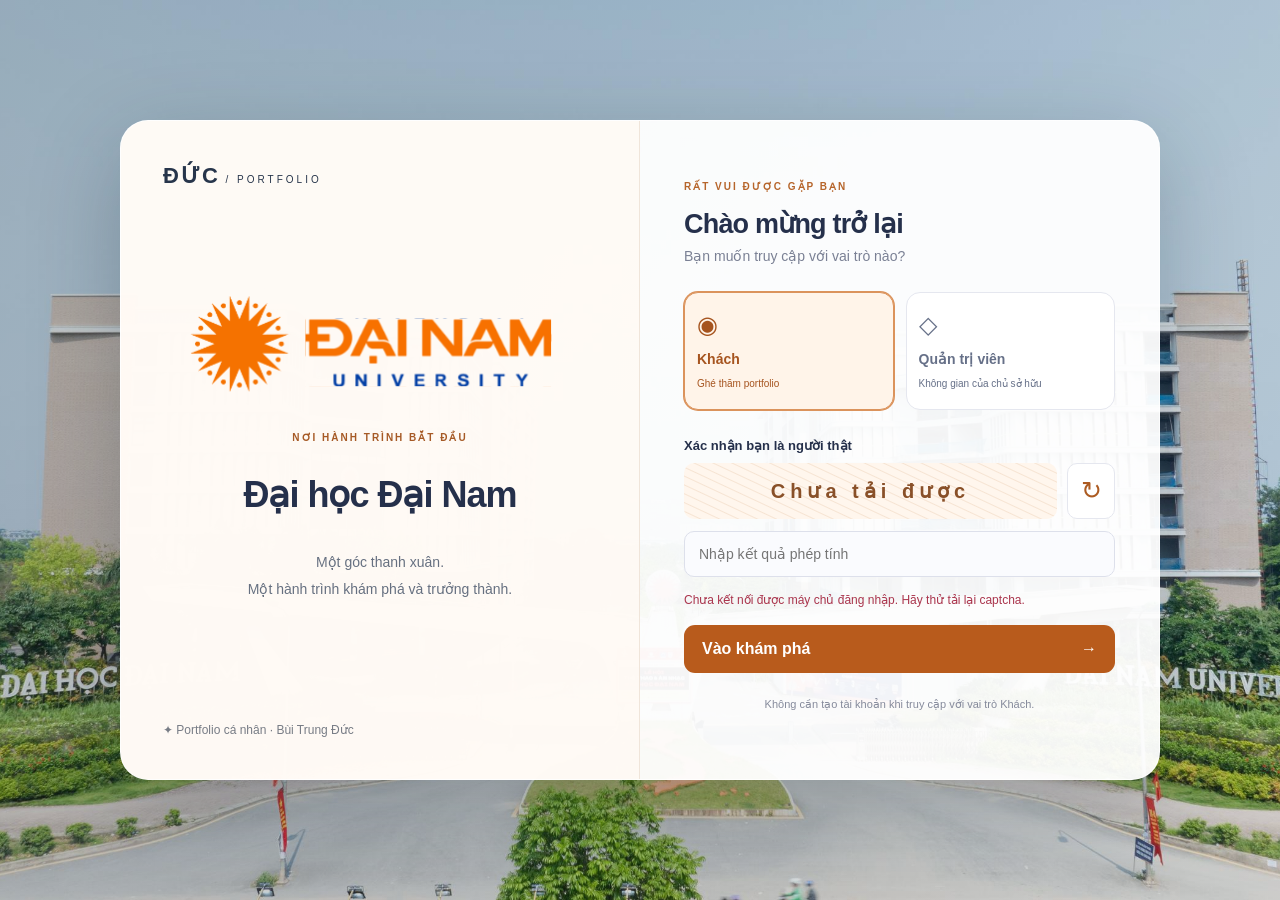
<file: hello.html>
<!DOCTYPE html>
<html lang="vi">
<head>
    <link rel="stylesheet" href="css/auth.css">
    <script src="js/auth.js" defer></script>
    <meta charset="UTF-8">
    <meta name="viewport" content="width=device-width, initial-scale=1.0">
    <meta name="description" content="Sở thích và Thành tựu - Bùi Trung Đức">
    <meta name="author" content="Đức">
    
    <link rel="icon" href="assets/images.jfif" type="image/x-icon" onerror="this.href='data:image/svg+xml,<svg xmlns=%22http://www.w3.org/2000/svg%22 viewBox=%220 0 100 100%22><text y=%22.9em%22 font-size=%2290%22>🎮</text></svg>'">
    
    <title>Sở thích & Thành tựu | Bùi Trung Đức</title>

    <style>
        :root {
            --primary-color: #667eea;
            --secondary-color: #764ba2;
            --bg-glass: rgba(255, 255, 255, 0.85);
            --text-main: #2c3e50;
            --text-muted: #555;
            --shadow: 0 10px 30px rgba(0, 0, 0, 0.15);
            --glass-border: 1px solid rgba(255, 255, 255, 0.5);
        }

        [data-theme="dark"] {
            --bg-glass: rgba(30, 30, 40, 0.85);
            --text-main: #ecf0f1;
            --text-muted: #bdc3c7;
            --shadow: 0 10px 30px rgba(0, 0, 0, 0.5);
            --glass-border: 1px solid rgba(255, 255, 255, 0.1);
        }

        * {
            box-sizing: border-box;
            margin: 0;
            padding: 0;
            cursor: none; /* Ẩn con trỏ mặc định */
        }

        /* --- CUSTOM CURSOR --- */
        .cursor-dot, .cursor-outline {
            position: fixed;
            top: 0; left: 0;
            transform: translate(-50%, -50%);
            border-radius: 50%;
            z-index: 9999;
            pointer-events: none;
        }
        .cursor-dot { width: 8px; height: 8px; background-color: var(--primary-color); }
        .cursor-outline {
            width: 40px; height: 40px;
            border: 2px solid var(--primary-color);
            transition: width 0.2s, height 0.2s, background-color 0.2s;
        }
        body.hovering .cursor-outline {
            width: 60px; height: 60px;
            background-color: rgba(102, 126, 234, 0.1);
            border-color: transparent;
        }

        /* --- BACKGROUND --- */
        body {
            background: linear-gradient(-45deg, #667eea, #764ba2, #f093fb, #f5576c);
            background-size: 400% 400%;
            animation: gradientBG 15s ease infinite;
            font-family: 'Segoe UI', Tahoma, Geneva, Verdana, sans-serif;
            min-height: 100vh;
            color: var(--text-main);
            overflow-x: hidden;
        }

        @keyframes gradientBG {
            0% { background-position: 0% 50%; }
            50% { background-position: 100% 50%; }
            100% { background-position: 0% 50%; }
        }

        /* --- SNOWFLAKE EFFECT --- */
        .snowflake {
            position: fixed;
            pointer-events: none;
            z-index: 9998;
            opacity: 0;
            animation: snowfall linear forwards;
            user-select: none;
        }

        @keyframes snowfall {
            0% {
                opacity: 1;
                transform: translateY(0) rotate(0deg) scale(1);
            }
            100% {
                opacity: 0;
                transform: translateY(150px) rotate(360deg) scale(0.5);
            }
        }

        /* --- NAVBAR --- */
        nav {
            position: fixed;
            top: 0; left: 0; right: 0;
            background-color: rgba(255, 255, 255, 0.1);
            backdrop-filter: blur(10px);
            -webkit-backdrop-filter: blur(10px);
            border-bottom: var(--glass-border);
            z-index: 1000;
            padding: 15px 0;
            transition: transform 0.3s ease-in-out;
        }
        nav.nav-hidden { transform: translateY(-100%); }

        nav .nav-container {
            max-width: 1200px;
            margin: 0 auto;
            padding: 0 20px;
            display: flex;
            justify-content: space-between;
            align-items: center;
        }

        nav .logo {
            font-size: 20px;
            font-weight: bold;
            color: #fff;
            text-shadow: 0 2px 4px rgba(0,0,0,0.2);
            text-decoration: none;
        }

        nav .nav-links {
            display: flex;
            gap: 20px;
            align-items: center;
        }

        nav .nav-links a {
            text-decoration: none;
            color: #fff;
            font-weight: 500;
            padding: 8px 16px;
            border-radius: 8px;
            transition: all 0.3s ease;
            position: relative;
        }

        nav .nav-links a::after {
            content: '';
            position: absolute;
            bottom: 0; left: 0;
            width: 0; height: 2px;
            background-color: white;
            transition: width 0.3s ease;
        }

        nav .nav-links a:hover::after,
        nav .nav-links a.active::after { width: 100%; }

        .theme-toggle {
            background: none; border: none;
            color: white; font-size: 1.2rem;
            cursor: pointer; padding: 5px;
            transition: transform 0.3s;
        }
        .theme-toggle:hover { transform: rotate(180deg); }

        /* --- MAIN CONTENT --- */
        main {
            max-width: 1200px;
            margin: 0 auto;
            padding: 120px 20px 40px;
        }

        .page-title {
            text-align: center;
            color: white;
            margin-bottom: 50px;
            opacity: 0;
            transform: translateY(-20px);
            animation: fadeInDown 0.8s ease forwards;
        }

        @keyframes fadeInDown {
            to { opacity: 1; transform: translateY(0); }
        }

        .page-title h1 {
            font-size: 36px;
            margin-bottom: 10px;
            text-shadow: 2px 2px 4px rgba(0,0,0,0.3);
        }

        .page-title p { font-size: 18px; opacity: 0.9; }

        /* --- GRID & CARDS --- */
        .content-grid {
            display: grid;
            grid-template-columns: repeat(auto-fit, minmax(350px, 1fr));
            gap: 30px;
            margin-bottom: 40px;
        }

        .card {
            background: var(--bg-glass);
            backdrop-filter: blur(15px);
            -webkit-backdrop-filter: blur(15px);
            border: var(--glass-border);
            border-radius: 20px;
            padding: 30px;
            box-shadow: var(--shadow);
            transition: transform 0.1s ease, box-shadow 0.3s ease, opacity 0.6s ease, transform 0.6s ease;
            
            /* Scroll Animation Initial State */
            opacity: 0;
            transform: translateY(40px);
        }

        .card.visible {
            opacity: 1;
            transform: translateY(0);
        }

        .card-icon {
            font-size: 50px;
            margin-bottom: 20px;
            text-align: center;
        }

        .card h2 {
            color: var(--primary-color);
            margin-bottom: 20px;
            font-size: 24px;
            text-align: center;
        }

        .card h3 {
            color: var(--text-main);
            margin: 20px 0 10px;
            font-size: 18px;
        }

        .card p, .card li {
            color: var(--text-muted);
            line-height: 1.6;
            margin-bottom: 10px;
        }

        .card ul { list-style-position: inside; margin-left: 10px; }
        .card li { padding: 5px 0; border-bottom: 1px solid rgba(0,0,0,0.05); }
        .card li:last-child { border-bottom: none; }

        /* Card Specifics */
        .music-card { border-top: 5px solid #e74c3c; }
        .music-card .card-icon { color: #e74c3c; }

        .gaming-card { border-top: 5px solid #9b59b6; }
        .gaming-card .card-icon { color: #9b59b6; }

        .achievements-card {
            border-top: 5px solid #f39c12;
            grid-column: 1 / -1;
        }
        .achievements-card .card-icon { color: #f39c12; }

        /* Achievement Items */
        .achievement-item {
            background: linear-gradient(135deg, rgba(243, 156, 18, 0.1) 0%, rgba(231, 76, 60, 0.1) 100%);
            border: 1px solid rgba(243, 156, 18, 0.3);
            color: var(--text-main);
            padding: 20px;
            border-radius: 12px;
            margin-bottom: 15px;
            display: flex;
            align-items: center;
            gap: 20px;
            transition: transform 0.3s ease, box-shadow 0.3s ease;
        }

        .achievement-item:hover {
            transform: translateX(10px);
            box-shadow: 0 5px 15px rgba(243, 156, 18, 0.2);
        }

        .achievement-icon { font-size: 40px; }
        .achievement-medal {
            flex: 0 0 180px;
            width: 180px;
            max-width: 100%;
            padding: 12px;
            border-radius: 12px;
            background: rgba(243, 156, 18, 0.08);
        }
        .achievement-medal img {
            display: block;
            width: 100%;
            height: 260px;
            object-fit: contain;
            filter: drop-shadow(0 6px 8px rgba(100, 55, 25, 0.2));
        }
        .achievement-content h4 { font-size: 18px; margin-bottom: 5px; color: var(--text-main); }
        .achievement-content p { color: var(--text-muted); font-size: 14px; margin-bottom: 5px; }
        
        .achievement-content ul {
            margin-left: 20px;
            margin-top: 5px;
        }
        .achievement-content ul li {
            font-size: 14px;
            color: var(--text-muted);
            border-bottom: none;
            padding: 2px 0;
        }

        .achievement-date {
            background: var(--primary-color);
            color: white;
            padding: 5px 10px;
            border-radius: 5px;
            font-size: 12px;
            margin-top: 5px;
            display: inline-block;
            font-weight: bold;
        }

        /* Stats */
        .stats-container {
            display: grid;
            grid-template-columns: repeat(auto-fit, minmax(150px, 1fr));
            gap: 20px;
            margin-top: 20px;
        }

        .stat-item {
            background: rgba(102, 126, 234, 0.1);
            padding: 20px;
            border-radius: 10px;
            text-align: center;
            border: 1px solid rgba(102, 126, 234, 0.2);
        }

        .stat-number {
            font-size: 36px;
            font-weight: bold;
            color: var(--primary-color);
            display: block;
        }

        .stat-label {
            color: var(--text-muted);
            font-size: 14px;
            margin-top: 5px;
        }

        /* Footer */
        footer {
            text-align: center;
            color: white;
            padding: 20px;
            margin-top: 40px;
            opacity: 0.8;
            font-size: 14px;
        }

        /* Responsive */
        @media (max-width: 768px) {
            nav { position: relative; transform: none !important; }
            main { padding-top: 24px; }
            nav .nav-links { flex-wrap: wrap; justify-content: center; gap: 6px; }
            nav .nav-links a { padding: 8px 10px; }
            nav .nav-container { flex-direction: column; gap: 10px; }
            .page-title h1 { font-size: 28px; }
            .content-grid { grid-template-columns: 1fr; }
            .achievements-card { grid-column: 1; }
            .achievement-item { flex-direction: column; text-align: center; }
            .achievement-medal { flex-basis: auto; }
            
            .cursor-dot, .cursor-outline { display: none; }
            * { cursor: auto; }
        }
    </style>
    <link rel="stylesheet" href="css/chat.css">
    <script src="js/chat.js" defer></script>
</head>
<body data-theme="light">

    <!-- Custom Cursor -->
    <div class="cursor-dot"></div>
    <div class="cursor-outline"></div>

    <!-- Thanh điều hướng -->
    <nav id="navbar">
        <div class="nav-container">
            <a href="index.html" class="logo hover-target">🏠 Trang chủ</a>
            <div class="nav-links">
                <a href="index.html" class="hover-target">Trang cá nhân</a>
                <a href="hello.html" class="active hover-target">Sở thích & Thành tựu</a>
                <a href="schedule.html" class="hover-target">Thời Khóa Biểu</a>
                <a href="contact.html" class="hover-target">Liên hệ</a>
                <button class="theme-toggle hover-target" id="theme-btn">🌙</button>
            </div>
        </div>
    </nav>

    <main>
        <div class="page-title">
            <h1>🎮 Sở thích & Thành tựu 🎵</h1>
            <p>Khám phá đam mê và những cột mốc đáng nhớ của mình</p>
        </div>

        <div class="content-grid">
            <!-- Music Section -->
            <div class="card music-card hover-target">
                <div class="card-icon">🎵</div>
                <h2>Đam mê Âm nhạc</h2>
                <p>Âm nhạc là một phần không thể thiếu. Mình luôn tìm kiếm những giai điệu mới để cân bằng cuộc sống và code.</p>
                
                <h3>🎧 Thể loại yêu thích:</h3>
                <ul>
                    <li><strong>Pop & Ballad:</strong> Nhạc trẻ Việt Nam và quốc tế</li>
                    <li><strong>Lo-fi Hip Hop:</strong> Nhạc chill khi học tập và code</li>
                    <li><strong>EDM & Rap:</strong> Những bản beat sôi động, chất lượng</li>
                </ul>

                <div class="stats-container">
                    <div class="stat-item">
                        <!-- data-target dùng cho JS đếm số -->
                        <span class="stat-number" data-target="500">0</span>
                        <div class="stat-label">Bài hát trong playlist</div>
                    </div>
                    <div class="stat-item">
                        <span class="stat-number" data-target="50">0</span>
                        <div class="stat-label">Nghệ sĩ theo dõi</div>
                    </div>
                </div>
            </div>

            <!-- Gaming Section -->
            <div class="card gaming-card hover-target">
                <div class="card-icon">🎮</div>
                <h2>Đam mê Gaming</h2>
                <p>Chơi game giúp mình rèn luyện tư duy chiến thuật, phản xạ và kỹ năng làm việc nhóm dưới áp lực.</p>
                
                <h3>🏆 Game yêu thích:</h3>
                <ul>
                    <li><strong>MOBA:</strong> Liên Minh Huyền Thoại, Dota 2</li>
                    <li><strong>FPS:</strong> Valorant, CS:GO</li>
                    <li><strong>RPG:</strong> Genshin Impact, Elden Ring</li>
                </ul>

                <div class="stats-container">
                    <div class="stat-item">
                        <span class="stat-number" data-target="1000">0</span>
                        <div class="stat-label">Giờ chơi game</div>
                    </div>
                    <div class="stat-item">
                        <span class="stat-number" data-target="50">0</span>
                        <div class="stat-label">Trận thắng rank cao</div>
                    </div>
                </div>
            </div>

            <!-- Achievements Section -->
            <div class="card achievements-card hover-target">
                <div class="card-icon">🏅</div>
                <h2>Thành tựu Nổi bật</h2>
                <p style="text-align: center; margin-bottom: 30px;">Những cột mốc đáng nhớ trong hành trình của mình</p>

                <div class="achievement-item">
                    <figure class="achievement-medal">
                        <img src="assets/images/huy-chuong-dong-dai-nam.png"
                             alt="Huy chương đồng giải ba Trại kỹ năng mềm Đại học Đại Nam với dây đeo đỏ, trắng, xanh"
                             width="864" height="1824" loading="lazy">
                    </figure>
                    <div class="achievement-content">
                        <h4>🥉 Giải Ba Trại kỹ năng mềm Đại học Đại Nam</h4>
                        <p>Đạt được giải Ba trong cuộc thi Trại kỹ năng mềm tại Đại học Đại Nam.</p>
                    </div>
                </div>
                
                <div class="achievement-item">
                    <div class="achievement-icon">🎓</div>
                    <div class="achievement-content">
                        <h4>Đậu vào ngành Công nghệ Thông tin</h4>
                        <p>Chính thức trở thành sinh viên năm nhất FIT - Bước khởi đầu cho sự nghiệp lập trình.</p>
                        <span class="achievement-date">2026</span>
                    </div>
                </div>

                <div class="achievement-item">
                    <div class="achievement-icon">💻</div>
                    <div class="achievement-content">
                        <h4>Hoàn thành website đầu tiên</h4>
                        <p>Tự tay xây dựng trang web cá nhân với HTML, CSS, JS nâng cao - Sản phẩm đầu tay môn FIT4014.</p>
                        <span class="achievement-date">2026</span>
                    </div>
                </div>

                <div class="achievement-item">
                    <div class="achievement-icon">🎮</div>
                    <div class="achievement-content">
                        <h4>Đạt rank cao trong game</h4>
                        <ul>
                            <li>Leo rank thành công lên Kim Cương trong Liên Minh Huyền Thoại.</li>
                            <li>Chứng minh kỹ năng và sự kiên trì.</li>
                        </ul>
                        <span class="achievement-date">2025-2026</span>
                    </div>
                </div>

                <div class="achievement-item">
                    <div class="achievement-icon">📚</div>
                    <div class="achievement-content">
                        <h4>Tự học lập trình</h4>
                        <p>Tự nghiên cứu và học các ngôn ngữ lập trình cơ bản, tư duy thuật toán trước khi vào đại học.</p>
                        <span class="achievement-date">2025-2026</span>
                    </div>
                </div>
            </div>
        </div>
    </main>

    <footer>
        <p>&copy; 2026 Bùi Trung Đức - FIT4014 | Được tạo với ❤️ và đam mê</p>
    </footer>

    <script>
        document.addEventListener('DOMContentLoaded', () => {
            
            // --- 1. CUSTOM CURSOR ---
            const cursorDot = document.querySelector('.cursor-dot');
            const cursorOutline = document.querySelector('.cursor-outline');
            const hoverTargets = document.querySelectorAll('.hover-target');

            window.addEventListener('mousemove', (e) => {
                const posX = e.clientX;
                const posY = e.clientY;

                cursorDot.style.left = `${posX}px`;
                cursorDot.style.top = `${posY}px`;

                cursorOutline.animate({
                    left: `${posX}px`,
                    top: `${posY}px`
                }, { duration: 500, fill: "forwards" });
            });

            hoverTargets.forEach(el => {
                el.addEventListener('mouseenter', () => document.body.classList.add('hovering'));
                el.addEventListener('mouseleave', () => document.body.classList.remove('hovering'));
            });


            // --- 2. SNOWFLAKE EFFECT ON HOVER LINKS ---
            const snowflakes = ['❄', '❅', '❆', '✦', '✧', '⭐', '✨'];
            let snowflakeInterval;

            function createSnowflake(x, y) {
                const snowflake = document.createElement('div');
                snowflake.className = 'snowflake';
                snowflake.textContent = snowflakes[Math.floor(Math.random() * snowflakes.length)];
                
                // Random size between 10px and 20px
                const size = Math.random() * 10 + 10;
                snowflake.style.fontSize = `${size}px`;
                
                // Set initial position
                snowflake.style.left = `${x}px`;
                snowflake.style.top = `${y}px`;
                
                // Random horizontal drift
                const drift = (Math.random() - 0.5) * 100;
                snowflake.style.setProperty('--drift', `${drift}px`);
                
                // Random animation duration between 1s and 2s
                const duration = Math.random() * 1 + 1;
                snowflake.style.animationDuration = `${duration}s`;
                
                // Random color (white or light blue)
                const colors = ['#ffffff', '#e0f7ff', '#b3e5fc', '#81d4fa'];
                snowflake.style.color = colors[Math.floor(Math.random() * colors.length)];
                
                document.body.appendChild(snowflake);
                
                // Remove after animation completes
                setTimeout(() => {
                    if (snowflake.parentNode) {
                        snowflake.remove();
                    }
                }, duration * 1000);
            }

            function startSnowfall(element) {
                const rect = element.getBoundingClientRect();
                
                // Create snowflakes at intervals
                snowflakeInterval = setInterval(() => {
                    const x = rect.left + Math.random() * rect.width;
                    const y = rect.top + Math.random() * 10;
                    createSnowflake(x, y);
                }, 100); // Create a new snowflake every 100ms
            }

            function stopSnowfall() {
                if (snowflakeInterval) {
                    clearInterval(snowflakeInterval);
                    snowflakeInterval = null;
                }
            }

            // Add snowfall effect to all <a> tags
            const allLinks = document.querySelectorAll('a');
            allLinks.forEach(link => {
                link.addEventListener('mouseenter', (e) => {
                    startSnowfall(link);
                });
                
                link.addEventListener('mouseleave', () => {
                    stopSnowfall();
                });
            });


            // --- 3. SMART NAVBAR ---
            let lastScrollTop = 0;
            const navbar = document.getElementById('navbar');

            window.addEventListener('scroll', () => {
                let scrollTop = window.pageYOffset || document.documentElement.scrollTop;
                if (scrollTop > lastScrollTop && scrollTop > 100) {
                    navbar.classList.add('nav-hidden');
                } else {
                    navbar.classList.remove('nav-hidden');
                }
                lastScrollTop = scrollTop;
            });


            // --- 4. DARK MODE TOGGLE ---
            const themeBtn = document.getElementById('theme-btn');
            const body = document.body;
            
            const currentTheme = localStorage.getItem('theme');
            if (currentTheme) {
                body.setAttribute('data-theme', currentTheme);
                themeBtn.textContent = currentTheme === 'dark' ? '☀️' : '🌙';
            }

            themeBtn.addEventListener('click', () => {
                const isDark = body.getAttribute('data-theme') === 'dark';
                const newTheme = isDark ? 'light' : 'dark';
                body.setAttribute('data-theme', newTheme);
                themeBtn.textContent = isDark ? '🌙' : '☀️';
                localStorage.setItem('theme', newTheme);
            });


            // --- 5. SCROLL ANIMATION (INTERSECTION OBSERVER) ---
            const observerOptions = {
                threshold: 0.1,
                rootMargin: "0px 0px -50px 0px"
            };

            const observer = new IntersectionObserver((entries) => {
                entries.forEach(entry => {
                    if (entry.isIntersecting) {
                        entry.target.classList.add('visible');
                        
                        // Nếu là card chứa stats, kích hoạt hiệu ứng đếm số
                        if (entry.target.querySelector('.stat-number')) {
                            animateCounters(entry.target);
                        }
                        
                        observer.unobserve(entry.target); // Chỉ chạy 1 lần
                    }
                });
            }, observerOptions);

            document.querySelectorAll('.card').forEach(card => {
                observer.observe(card);
            });


            // --- 6. NUMBER COUNTER ANIMATION ---
            function animateCounters(container) {
                const counters = container.querySelectorAll('.stat-number');
                counters.forEach(counter => {
                    const target = +counter.getAttribute('data-target');
                    const duration = 2000; // 2 giây
                    const increment = target / (duration / 16); // 60fps
                    
                    let current = 0;
                    const updateCounter = () => {
                        current += increment;
                        if (current < target) {
                            counter.innerText = Math.ceil(current) + "+";
                            requestAnimationFrame(updateCounter);
                        } else {
                            counter.innerText = target + "+";
                        }
                    };
                    updateCounter();
                });
            }


        });
    </script>
</body>
</html>
</file>
<file: css/auth.css>
.auth-badge{position:fixed;bottom:20px;left:20px;z-index:10000;background:#fff;color:#343052;border:1px solid #dedbed;border-radius:30px;padding:10px 16px;font:12px Segoe UI,sans-serif;box-shadow:0 4px 20px #2222;cursor:auto}.auth-badge button{margin-left:12px;background:none;border:0;color:#6558ac;cursor:pointer}.auth-badge button:focus-visible{outline:3px solid #b9b1f4;outline-offset:3px}
</file>
<file: css/chat.css>
#portfolio-chat { font-family: 'Segoe UI', sans-serif; position: fixed; right: 22px; bottom: 22px; z-index: 10001; color: #26334b; display: flex; flex-direction: column; align-items: flex-end; }
#portfolio-chat, #portfolio-chat * { box-sizing: border-box; cursor: auto; }
#portfolio-chat button { cursor: pointer; font: inherit; }
#portfolio-chat button:focus-visible, #portfolio-chat textarea:focus-visible { outline: 3px solid #f5b94d; outline-offset: 3px; }
.chat-launcher { border: 0; border-radius: 50px; padding: 15px 21px; background: #6354ce; color: white; box-shadow: 0 5px 22px #23194744; font-weight: 600 !important; }
.chat-panel { width: 355px; max-width: calc(100vw - 28px); height: 500px; max-height: calc(100dvh - 100px); display: flex; flex-direction: column; background: #fff; border-radius: 18px; overflow: hidden; box-shadow: 0 12px 45px #1e17464d; border: 1px solid #dcd9ed; margin-bottom: 12px; text-align: left; }
.chat-panel[hidden] { display: none; }
.chat-header { display: flex; align-items: center; justify-content: space-between; background: #6354ce; padding: 15px 17px; color: #fff; }
.chat-header strong { font-size: 16px; }
.chat-header small { display: block; margin-top: 3px; opacity: .85; font-size: 12px; }
.chat-close { border: 0; background: transparent; color: white; font-size: 25px !important; width: 34px; height: 34px; }
.chat-messages { flex: 1; min-height: 0; overflow-y: auto; padding: 16px; display: flex; flex-direction: column; gap: 12px; background: #faf9ff; }
#portfolio-chat .chat-message { max-width: 92%; margin: 0; padding: 11px 13px; border-radius: 13px 13px 13px 3px; font-size: 14px; line-height: 1.6; white-space: pre-wrap; overflow-wrap: anywhere; color: #26334b; background: #ece9fa; }
#portfolio-chat .chat-message.user { align-self: flex-end; border-radius: 13px 13px 3px 13px; background: #6354ce; color: #fff; }
#portfolio-chat .chat-message.error { color: #8a3030; background: #fff0ef; }
.chat-suggestions { display: flex; flex-wrap: wrap; gap: 6px; padding: 8px 12px; }
.chat-suggestions[hidden] { display: none; }
.chat-suggestions button { background: #fff; border: 1px solid #d9d3ef; border-radius: 15px; padding: 6px 9px; font-size: 12px !important; color: #51449b; }
.chat-form { display: flex; align-items: flex-end; gap: 8px; padding: 10px 12px; border-top: 1px solid #ece9f5; }
.chat-form textarea { flex: 1; min-width: 0; resize: none; border: 1px solid #d6d2e6; border-radius: 10px; padding: 10px; font: 14px 'Segoe UI', sans-serif; color: #26334b; background: white; }
.chat-send { border: 0; border-radius: 10px; padding: 11px 13px; background: #6354ce; color: white; }
.chat-send:disabled { opacity: .55; cursor: wait !important; }
#portfolio-chat .chat-disclaimer { margin: 0; padding: 0 12px 12px; font-size: 11px; line-height: 1.5; color: #665b75; }
@media(max-width: 480px) { #portfolio-chat { right: 14px; bottom: 14px; } .chat-panel { width: calc(100vw - 28px); } }
@media(prefers-reduced-motion: reduce) { #portfolio-chat * { scroll-behavior: auto; } }
</file>
<file: css/login.css>
*{box-sizing:border-box}body{margin:0;font-family:Segoe UI,Arial,sans-serif;color:#25304b}button,input,a{-webkit-tap-highlight-color:transparent}button{cursor:pointer;font:inherit}button:disabled{opacity:.55;cursor:wait}.login-page{min-height:100svh;display:grid;place-items:center;padding:40px 24px;background:linear-gradient(115deg,rgba(18,38,53,.28),rgba(18,38,53,.12)),url("../assets/images/dai-nam-gate.jpg") center 65% / cover no-repeat;background-color:#bfd2df}.login-card{width:min(1040px,100%);display:grid;grid-template-columns:1fr 1fr;background:rgba(255,255,255,.95);border:1px solid #ffffffcc;border-radius:28px;overflow:hidden;box-shadow:0 24px 90px #10253240}.welcome{padding:42px;min-height:620px;display:flex;flex-direction:column;justify-content:space-between;color:#25304b;background:rgba(255,250,244,.9);position:relative;border-right:1px solid #f0e5da}.brand{color:#27354b;text-decoration:none;font-size:22px;font-weight:750;letter-spacing:2px}.brand span{font-size:10px;letter-spacing:3px;font-weight:400}.university-identity{text-align:center}.university-logo{display:block;width:100%;max-width:380px;height:auto;margin:0 auto 40px}.university-identity .eyebrow{display:block}.eyebrow{font-size:10px;letter-spacing:2px;font-weight:700}.welcome .eyebrow{color:#a65a26}.welcome h1{font-size:36px;line-height:1.3;letter-spacing:-1px;font-weight:600}.welcome p{font-size:14px;line-height:1.9;color:#667080}.welcome-foot{font-size:12px;color:#777c85}.login-content{padding:55px 44px}.login-content>.eyebrow{color:#b6652b}h2{font-size:27px;letter-spacing:-.8px;margin:14px 0 8px}.muted{color:#7a8094;font-size:14px;margin:0 0 28px}.roles{display:grid;grid-template-columns:1fr 1fr;gap:12px;margin-bottom:28px}.role{border:1px solid #e5e7ef;border-radius:14px;padding:18px 12px;background:#fff;text-align:left;color:#667088}.role span{display:block;font-size:24px;margin-bottom:12px}.role strong{display:block;font-size:14px;margin-bottom:6px}.role small{font-size:10px}.role.active{background:#fff4e9;border-color:#db935c;color:#a6541f;box-shadow:0 0 0 1px #db935c}label{font-size:13px;display:block;margin-bottom:10px;font-weight:600}input{width:100%;font:inherit;font-size:14px;padding:14px;border:1px solid #dde0eb;border-radius:10px;background:#fafbfe;color:#25304b}input:focus,button:focus-visible,a:focus-visible{outline:3px solid #f1ba83;outline-offset:3px}.captcha-row{display:flex;gap:10px;margin-bottom:12px}#captcha-question{flex:1;background:repeating-linear-gradient(25deg,#fff6ed,#fff6ed 6px,#f6e4d3 7px,#fff6ed 8px);padding:16px;text-align:center;border-radius:10px;letter-spacing:5px;font-weight:700;font-size:20px;color:#895028}#refresh-captcha{border:1px solid #e5e7ef;border-radius:10px;background:white;width:48px;font-size:25px;color:#ac5b22}.submit{width:100%;display:flex;justify-content:space-between;border:0;border-radius:11px;padding:15px 18px;color:white;background:#b85b1c;font-weight:600}.submit:hover{background:#974813}#login-status{font-size:12px;line-height:1.6;color:#aa354d;min-height:20px;margin:14px 0}.field-note,.privacy-note{color:#858a9b;font-size:11px;line-height:1.7}.privacy-note{text-align:center;margin-top:22px}.auth-badge{position:fixed;bottom:20px;left:20px;z-index:10000;background:#fff;color:#343052;border:1px solid #dedbed;border-radius:30px;padding:10px 16px;font:12px Segoe UI,sans-serif;box-shadow:0 4px 20px #2222;cursor:auto}.auth-badge button{margin-left:12px;background:none;border:0;color:#b85b1c;cursor:pointer}[hidden]{display:none!important}@media(max-width:720px){.login-page{padding:20px 14px}.login-card{grid-template-columns:1fr}.welcome{min-height:270px;padding:26px;border-right:0;border-bottom:1px solid #f0e5da}.university-logo{max-width:280px;margin:24px auto 18px}.welcome h1{font-size:28px;margin:15px 0}.welcome p{margin-bottom:0}.welcome-foot{display:none}.welcome .eyebrow{display:none}.login-content{padding:30px 25px}h2{font-size:25px}}@media(prefers-reduced-motion:no-preference){.login-card{animation:appear .5s ease-out}@keyframes appear{from{opacity:0;transform:translateY(12px)}to{opacity:1;transform:none}}}
</file>
